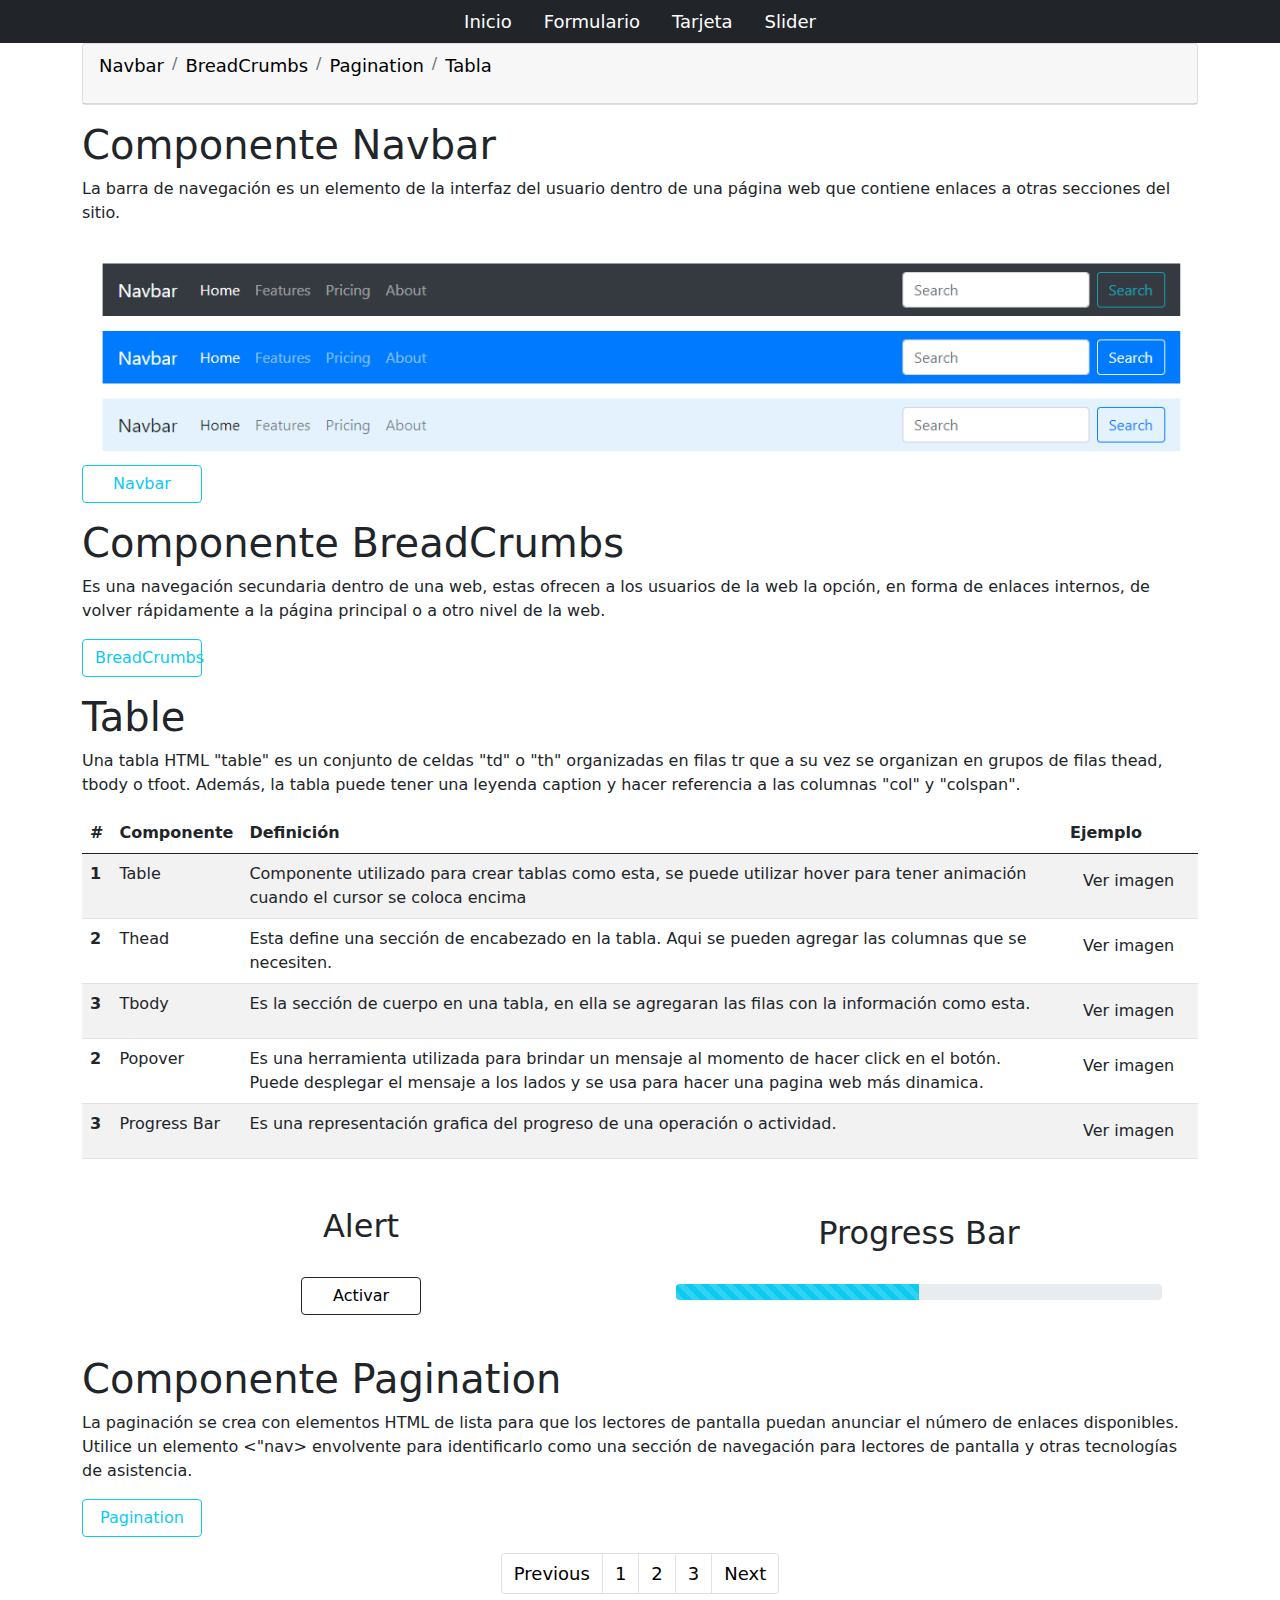
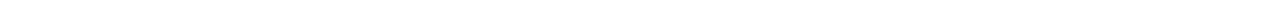
<file: index.html>
<!DOCTYPE html>
<html lang="en">
<head>
    <meta charset="UTF-8">
    <meta http-equiv="X-UA-Compatible" content="IE=edge">
    <meta name="viewport" content="width=device-width, initial-scale=1.0">
    <!--CSS Links-->
    <link rel="stylesheet" href="./css/bootstrap.min.css">
    <link rel="stylesheet" href="./css/styleind.css">


    <title>Laboratorio 1</title>
</head>
<body>
    <!--Header-->
    <header>
        <!--Navbar
        <nav class="navbar navbar-expand-lg">
            <div class="container">
              <a class="navbar-brand" href="#">Laboratorio</a>
              <button class="navbar-toggler" type="button" data-bs-toggle="collapse" data-bs-target="#navbarNav" aria-controls="navbarNav" aria-expanded="false" aria-label="Toggle navigation">
                <span class="navbar-toggler-icon"></span>
              </button>
              <div class="collapse navbar-collapse" id="navbarNav">
                <ul class="navbar-nav justify-content-center">
                  
                  <li class="nav-item">
                       Button trigger modal Navbar 
                    <button type="button"  class="btn btn-group" data-bs-toggle="modal" data-bs-target="#exampleModal"> Navbar</button>
                  </li>
                  <li class="nav-item">
                       Button trigger modal BreadCrumbs 
                    <button type="button" class="btn btn-group" data-bs-toggle="modal" data-bs-target="#exampleModal2">BreadCrumbs</button>
                  </li>
                  <li class="nav-item">
                    <button type="button" class="btn btn-group" data-bs-toggle="modal" data-bs-target="#exampleModal3">Pagination</button>
                  </li>
                  <li class="nav-item">
                    <a href="./slide.html" id="enlace-next">Slider</a>
                  </li>
                </ul>
              </div>
            </div>
        </nav>-->


    <!--Navbar-->
    <ul class="nav justify-content-center bg-dark">
      <li class="nav-item">
        <a class="nav-link active" aria-current="page" href="./index.html">Inicio</a>
      </li>
      <li class="nav-item">
        <a class="nav-link" href="./formulario.html">Formulario</a>
      </li>
      <li class="nav-item">
        <a class="nav-link" href="./tarjeta.html">Tarjeta</a>
      </li>
      <li class="nav-item">
          <a class="nav-link" href="./slide.html">Slider</a>
      </li>
      <li class="nav-item">

      </li>
    </ul>

    </header>
    
    <!-- Modal Navbar -->
    <div class="modal fade" id="exampleModal" tabindex="-1" aria-labelledby="exampleModalLabel" aria-hidden="true">
        <div class="modal-dialog">
        <div class="modal-content">
            <div class="modal-header">
            <h5 class="modal-title" id="exampleModalLabel"> ¿Que es Navbar?</h5>
            <button type="button" class="btn-close" data-bs-dismiss="modal" aria-label="Close"></button>
            </div>
            <div class="modal-body">
            Un navbar es una sección de navegación que nos permite movilizarnos a traves de la pagina web o ir a paginas web anexadas a la principal. 
            </div>
            <div class="modal-footer">
            <button type="button" class="btn btn-secondary" data-bs-dismiss="modal">Cerrar</button>
            </div>
        </div>
        </div>
    </div>
    <!-- Modal BreadCrumbs -->
    <div class="modal fade" id="exampleModal2" tabindex="-1" aria-labelledby="exampleModalLabel2" aria-hidden="true">
        <div class="modal-dialog">
        <div class="modal-content">
            <div class="modal-header">
            <h5 class="modal-title" id="exampleModalLabel2">¿Que es BreadCrumbs? </h5>
            <button type="button" class="btn-close" data-bs-dismiss="modal" aria-label="Close"></button>
            </div>
            <div class="modal-body">
           Un breadcrumbs es utilizado como un navegador secundario dentro de la pagina. Tambien nos puede indicar en que menu nos encontramos actualmente. 
           <!--Colocar imagen-->
              <img src="./img/breadcrumbs.png" class="img-fluid" alt="Responsive image">
            </div>
            <div class="modal-footer">
            <button type="button" class="btn btn-secondary" data-bs-dismiss="modal">Cerrar</button>
            </div>
        </div>
        </div>
    </div>

    <!-- Modal Pagination -->
    <div class="modal fade" id="exampleModal3" tabindex="-1" aria-labelledby="exampleModalLabel3" aria-hidden="true">
        <div class="modal-dialog">
        <div class="modal-content">
            <div class="modal-header">
            <h5 class="modal-title" id="exampleModalLabel3">¿Que es Pagination? </h5>
            <button type="button" class="btn-close" data-bs-dismiss="modal" aria-label="Close"></button>
            </div>
            <div class="modal-body">
                El componente Pagination es muy utilizando en la busqueda de resultados y nos permite desplazarnos a paginas siguientes.  
            </div>
            <div class="modal-footer">
            <button type="button" class="btn btn-secondary" data-bs-dismiss="modal">Cerrar</button>
            </div>
        </div>
        </div>
    </div>
    <!--Alert Alerta-->
        <!--Pendiente -->
    <!--Div para espacio-->
    <div class="container">

      <div class="card">
        <div class="card-header">
          <!-----BreadCrumbs--------->
          <nav aria-label="breadcrumb">
            <ol class="breadcrumb">
              
              <li class="breadcrumb-item"><a href="#Navbar">Navbar</a></li>
              <li class="breadcrumb-item"><a href="#BreadCrumbs">BreadCrumbs</a></li>
              <li class="breadcrumb-item"><a href="#pagination">Pagination</a></li>
              <li class="breadcrumb-item"><a href="#tabla">Tabla</a></li>
            </ol>
          </nav>
        </div>

      </div>
    </div>
    <div class="container" id="Navbar">
      <h1>Componente Navbar</h1>
      <p>La barra de navegación es un elemento de la interfaz del usuario dentro de una página web que contiene enlaces a otras secciones del sitio.</p>
      <img src="./img/navbarcolor.png" class="img-fluid" alt="Responsive image">
      <button type="button"  class="btn btn-outline-info" data-bs-toggle="modal" data-bs-target="#exampleModal"> Navbar</button>
    </div>

    <div class="container" id="BreadCrumbs">
      <h1>Componente BreadCrumbs</h1>
      <p>Es una navegación secundaria dentro de una web, estas ofrecen a los usuarios de la web la opción, en forma de enlaces internos, de volver rápidamente a la página principal o a otro nivel de la web.</p>
      <button type="button" class="btn btn-outline-info" data-bs-toggle="modal" data-bs-target="#exampleModal2">BreadCrumbs</button>
    </div>
    <div class="container">
      <div class="row">
        <div class="col" id="tabla">
          <!--Tabla-->
          <h1>Table</h1>
      
          <p> Una tabla HTML "table" es un conjunto de celdas "td" o "th" organizadas en filas tr que a su vez se organizan en grupos de filas thead, tbody o tfoot. Además, la tabla puede tener una leyenda caption y hacer referencia a las columnas "col" y "colspan".</p>
          <table class="table table-striped table-hover">
            <thead>
              <tr>
                <th scope="col">#</th>
                <th scope="col">Componente</th>
                <th scope="col">Definición</th>
                <th>Ejemplo</th>
              </tr>
            </thead>
            <tbody>
              <tr>
                <th scope="row">1</th>
                <td>Table</td>
                <td>Componente utilizado para crear tablas como esta, se puede utilizar hover para tener animación cuando el cursor se coloca encima</td>
                <td><button type="button" class="btn btn-group" data-bs-toggle="modal" data-bs-target="#exampleModal4">Ver imagen</button> </td>
              </tr>
              <tr>
                <th scope="row">2</th>
                <td>Thead</td>
                <td>Esta define una sección de encabezado en la tabla. Aqui se pueden agregar las columnas que se necesiten.</td>
                <td><button type="button" class="btn btn-group" data-bs-toggle="modal" data-bs-target="#exampleModal5">Ver imagen</button> </td>
              </tr>
              <tr>
                <th scope="row">3</th>
                <td >Tbody</td>
                <td>Es la sección de cuerpo en una tabla, en ella se agregaran las filas con la información como esta. </td>
                <td><button type="button" class="btn btn-group" data-bs-toggle="modal" data-bs-target="#exampleModal6">Ver imagen</button> </td>
              <tr>
                <th scope="row">2</th>
                <td>Popover</td>
                <td>Es una herramienta utilizada para brindar un mensaje al momento de hacer click en el botón. Puede desplegar el mensaje a los lados y se usa para hacer una pagina web más dinamica.</td>
                <td><button type="button" class="btn btn-group" data-bs-toggle="modal" data-bs-target="#exampleModal7">Ver imagen</button> </td>
              </tr>
              <tr>
                <th scope="row">3</th>
                <td >Progress Bar</td>
                <td> Es una representación grafica del progreso de una operación o actividad.</td>
                <td><button type="button" class="btn btn-group" data-bs-toggle="modal" data-bs-target="#exampleModal8">Ver imagen</button> </td>
              </tr>
            </tbody>
          </table>
    </div>

        <!--Modals de la tabla-->

        <!--Modal de Table-->
        <div class="modal fade" id="exampleModal4" tabindex="-1" aria-labelledby="exampleModalLabel4" aria-hidden="true">
          <div class="modal-dialog">
          <div class="modal-content">
              <div class="modal-header">
              <h5 class="modal-title" id="exampleModalLabel4"> Table  </h5>
              <button type="button" class="btn-close" data-bs-dismiss="modal" aria-label="Close"></button>
              </div>
              <div class="modal-body">
                  <img src="./img/table.png" alt="Table" width="100%">
              </div>
              <div class="modal-footer">
              <button type="button" class="btn btn-secondary" data-bs-dismiss="modal">Cerrar</button>
              <button type="button" class="btn btn-primary">Entendido</button>
              </div>
          </div>
          </div>
        </div>
        <!--Modal de Thead-->
        <div class="modal fade" id="exampleModal5" tabindex="-1" aria-labelledby="exampleModalLabel5" aria-hidden="true">
          <div class="modal-dialog">
          <div class="modal-content">
              <div class="modal-header">
              <h5 class="modal-title" id="exampleModalLabel5"> Thead  </h5>
              <button type="button" class="btn-close" data-bs-dismiss="modal" aria-label="Close"></button>
              </div>
              <div class="modal-body">
                  <img src="./img/thead.png" alt="Thead" width="100%">
              </div>
              <div class="modal-footer">
              <button type="button" class="btn btn-secondary" data-bs-dismiss="modal">Cerrar</button>
              <button type="button" class="btn btn-primary">Entendido</button>
              </div>
          </div>
          </div>
        </div>
        <!--Modal de Tbody-->
        <div class="modal fade" id="exampleModal6" tabindex="-1" aria-labelledby="exampleModalLabel6" aria-hidden="true">
          <div class="modal-dialog">
          <div class="modal-content">
              <div class="modal-header">
              <h5 class="modal-title" id="exampleModalLabel6"> Tbody  </h5>
              <button type="button" class="btn-close" data-bs-dismiss="modal" aria-label="Close"></button>
              </div>
              <div class="modal-body">
                  <img src="./img/tbody.png" alt="tbody" width="100%">
              </div>
              <div class="modal-footer">
              <button type="button" class="btn btn-secondary" data-bs-dismiss="modal">Cerrar</button>
              <button type="button" class="btn btn-primary">Entendido</button>
              </div>
          </div>
          </div>
        </div>


        <!--Modal Popover-->
        <div class="modal fade" id="exampleModal7" tabindex="-1" aria-labelledby="exampleModalLabel7" aria-hidden="true">
          <div class="modal-dialog">
          <div class="modal-content">
              <div class="modal-header">
              <h5 class="modal-title" id="exampleModalLabel7"> Popover  </h5>
              <button type="button" class="btn-close" data-bs-dismiss="modal" aria-label="Close"></button>
              </div>
              <div class="modal-body">
                  <img src="./img/popover.png" width="100%" class="img-fluid" alt="Responsive image" >
              </div>
              <div class="modal-footer">
              <button type="button" class="btn btn-secondary" data-bs-dismiss="modal">Cerrar</button>
              <button type="button" class="btn btn-primary">Entendido</button>
              </div>
          </div>
          </div>
        </div>
        <!--Modal de Progress Bar-->
        <div class="modal fade" id="exampleModal8" tabindex="-1" aria-labelledby="exampleModalLabel8" aria-hidden="true">
          <div class="modal-dialog">
          <div class="modal-content">
              <div class="modal-header">
              <h5 class="modal-title" id="exampleModalLabel8"> Progress Bar  </h5>
              <button type="button" class="btn-close" data-bs-dismiss="modal" aria-label="Close"></button>
              </div>
              <div class="modal-body">
                  <img src="./img/progress.png" width="100%" class="img-fluid" alt="Responsive image" >
              </div>
              <div class="modal-footer">
              <button type="button" class="btn btn-secondary" data-bs-dismiss="modal">Cerrar</button>
              <button type="button" class="btn btn-primary">Entendido</button>
              </div>
          </div>
          </div>
        </div>
        </div>
        <div class="container">
          <div class="row" id="f3">
            <div class="col col-6" >
              <!--Alerta-->
              <h2>Alert</h2>
              <a class="btn btn-outline-dark mb-2" aria-current="true" id="activar-alerta">Activar</a>
              <div id="alert-prueba" class="alert alert-success alert-dismissible fade show visually-hidden" role="alert">
                  Esto es una alerta.
                  <!--Boton para crear alerta-->
                  <button type="button" class="btn-close" data-bs-dismiss="alert" aria-label="Close"></button>
              </div>

            </div>
            <div class="col col-6">
              <h2>Progress Bar</h2>
              <!-- Progress Bar-->
            <div class="container" id="progress-bar">
              <div class="progress">
                <div class="progress-bar progress-bar-striped bg-info" role="progressbar" style="width: 50%" aria-valuenow="50" aria-valuemin="0" aria-valuemax="100"></div>
              </div>
            </div>
            </div>
          </div>
        </div>



        <!--Alert-->

      
    </div>
    <div class="container" id="pagination">
      <h1>Componente Pagination</h1>
      
      <p> La paginación se crea con elementos HTML de lista para que los lectores de pantalla puedan anunciar el número de enlaces disponibles. Utilice un elemento <"nav> envolvente para identificarlo como una sección de navegación para lectores de pantalla y otras tecnologías de asistencia.</p>

          <button type="button" class="btn btn-outline-info" data-bs-toggle="modal" data-bs-target="#exampleModal3">Pagination</button>

          <nav aria-label="Page navigation example">
            <ul class="pagination">
              <li class="page-item"><a class="page-link" href="#">Previous</a></li>
              <li class="page-item"><a class="page-link" href="#">1</a></li>
              <li class="page-item"><a class="page-link" href="#">2</a></li>
              <li class="page-item"><a class="page-link" href="#">3</a></li>
              <li class="page-item"><a class="page-link" href="#">Next</a></li>
            </ul>
          </nav>
        

    </div>


    <!-- Importando Scripts-->
<script src="./js/jquery-3.6.0.min.js"></script>
<script src="./js/bootstrap.min.js"></script>
<script src="./js/app.js"></script>
<script src="./js/popper.min.js"></script>
</body>
</html>
</file>
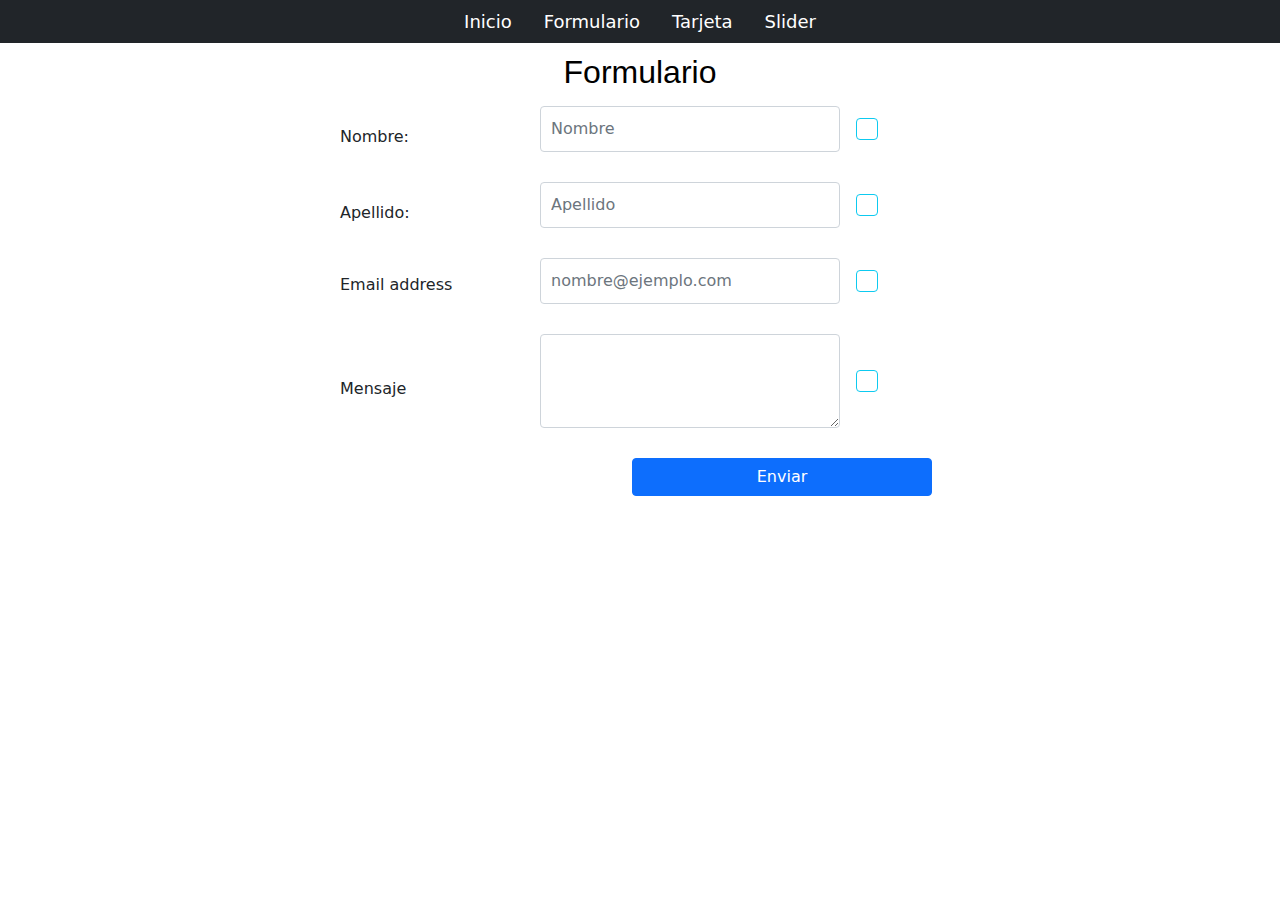
<file: formulario.html>
<!DOCTYPE html>
<html lang="en">
<head>
    <meta charset="UTF-8">
    <meta http-equiv="X-UA-Compatible" content="IE=edge">
    <meta name="viewport" content="width=device-width, initial-scale=1.0">
    <link rel="stylesheet" href="./css/bootstrap.min.css">
    <link rel="stylesheet" href="./css/styleformulario.css">
    <title>Formulario</title>
</head>
<body>
    <!--Header-->
    <!--Navbar-->
    <ul class="nav justify-content-center bg-dark">
        <li class="nav-item">
          <a class="nav-link active" aria-current="page" href="./index.html">Inicio</a>
        </li>
        <li class="nav-item">
          <a class="nav-link" href="./formulario.html">Formulario</a>
        </li>
        <li class="nav-item">
          <a class="nav-link" href="./tarjeta.html">Tarjeta</a>
        </li>
        <li class="nav-item text-end">
            <a class="nav-link" href="./slide.html">Slider</a>
          </li>
    </ul>

    <!--Formulario-->
        <div id="contenido">
            <h2>Formulario</h2>
            <div class="left"></div>
            <div class="right"></div>
            
            <div class="formulario">
                <!--Form Nombre-->
                <div class="input-field">
                    <label>Nombre: </label>
                    <input type="text" class="form-control" id="txtNombre" required
                    placeholder="Nombre">
                    <button type="button"  class="btn btn-outline-info" data-bs-toggle="modal" data-bs-target="#exampleModal" id="btn1"></button>
                </div>
                <div class="input-field">
                    <label>Apellido: </label>
                    <input type="text" class="form-control" id="txtNombre" required
                    placeholder="Apellido">
                    <button type="button"  class="btn btn-outline-info" data-bs-toggle="modal" data-bs-target="#exampleModal2" id="btn1"></button>
                </div>
                <div class="input-field">
                    <label for="exampleFormControlInput1" class="form-label">Email address</label>
                    <input type="email" class="form-control" id="exampleFormControlInput1" placeholder="nombre@ejemplo.com" required>
                    <button type="button"  class="btn btn-outline-info" data-bs-toggle="modal" data-bs-target="#exampleModal3" id="btn1"></button>
                </div>

                <div class="input-field">
                    <label>Mensaje </label>
                    <textarea class="form-control" id="exampleFormControlTextarea1" rows="3"></textarea>
                    <button type="button"  class="btn btn-outline-info" data-bs-toggle="modal" data-bs-target="#exampleModal4" id="btn1"></button>
                </div>


                <!--<div class="input-field">
                    <input type="submit" value="Enviar" onclick="ClearFields()">
                </div>-->

            </div>
            <div class="container">
                <a class="btn btn-primary mb-2" aria-current="true" id="activar-alerta">Enviar</a>
                <div id="alert-prueba" class="alert alert-success alert-dismissible fade show visually-hidden" role="alert">
                    Te has registrado <strong>correctamente</strong>
                    <!--Boton para crear alerta-->
                    <button type="button" class="btn-close" data-bs-dismiss="alert" aria-label="Close"></button>
                </div>
            </div>
        </div>

    <!--Modals-->

    <!--Modal Nombre / Formulario-->
    <div class="modal fade" id="exampleModal" tabindex="-1" aria-labelledby="exampleModalLabel" aria-hidden="true">
        <div class="modal-dialog">
        <div class="modal-content">
            <div class="modal-header">
            <h5 class="modal-title" id="exampleModalLabel"> ¿Que es Formulario?</h5>
            <button type="button" class="btn-close" data-bs-dismiss="modal" aria-label="Close"></button>
            </div>
            <div class="modal-body">
                Un formulario web, formulario web o formulario HTML en una página web permite al usuario ingresar datos que se envían a un servidor para su procesamiento. Los formularios pueden parecerse a formularios impresos o de base de datos porque los usuarios de la web los completan utilizando casillas de verificación, botones de opción o campos de texto.
            </div>
            <div class="modal-footer">
            <button type="button" class="btn btn-secondary" data-bs-dismiss="modal">Cerrar</button>
            </div>
        </div>
        </div>
    </div>

    <!--Modal Apellido / Input Field -->
    <div class="modal fade" id="exampleModal2" tabindex="-1" aria-labelledby="exampleModalLabel" aria-hidden="true">
        <div class="modal-dialog">
        <div class="modal-content">
            <div class="modal-header">
            <h5 class="modal-title" id="exampleModalLabel"> ¿Que es Input-Field?</h5>
            <button type="button" class="btn-close" data-bs-dismiss="modal" aria-label="Close"></button>
            </div>
            <div class="modal-body">
            Se usa para crear controles interactivos para formularios basados en la web con el fin de recibir datos del usuario.
            </div>
            <div class="modal-footer">
            <button type="button" class="btn btn-secondary" data-bs-dismiss="modal">Cerrar</button>
            </div>
        </div>
        </div>
    </div>
    <!--Modal correo / Type -->
    <div class="modal fade" id="exampleModal3" tabindex="-1" aria-labelledby="exampleModalLabel" aria-hidden="true">
        <div class="modal-dialog">
        <div class="modal-content">
            <div class="modal-header">
            <h5 class="modal-title" id="exampleModalLabel"> ¿Que es Type?</h5>
            <button type="button" class="btn-close" data-bs-dismiss="modal" aria-label="Close"></button>
            </div>
            <div class="modal-body">
            Elemento capaz de proveer diferentes campos, el valor deacuero al atributo type. Puede ser Type = "Text", Type ="email", type="Password", etc. 
            </div>
            <div class="modal-footer">
            <button type="button" class="btn btn-secondary" data-bs-dismiss="modal">Cerrar</button>
            </div>
        </div>
        </div>
    </div>
    <!--Modal Mensaje / --->
    <div class="modal fade" id="exampleModal4" tabindex="-1" aria-labelledby="exampleModalLabel" aria-hidden="true">
        <div class="modal-dialog">
        <div class="modal-content">
            <div class="modal-header">
            <h5 class="modal-title" id="exampleModalLabel"> ¿Que es Text-Area?</h5>
            <button type="button" class="btn-close" data-bs-dismiss="modal" aria-label="Close"></button>
            </div>
            <div class="modal-body">
                El elemento HTML "textarea" representa un control para la edición mutilínea de texto sin formato.
            </div>
            <div class="modal-footer">
            <button type="button" class="btn btn-secondary" data-bs-dismiss="modal">Cerrar</button>
            </div>
        </div>
        </div>
    </div>



    


        
<script src="./js/popper.min.js"></script>
<script src="./js/bootstrap.min.js"></script>
<script src="./js/jquery-3.6.0.min.js"></script>
<script src="./js/app.js"></script>
</body>
</html>
</file>
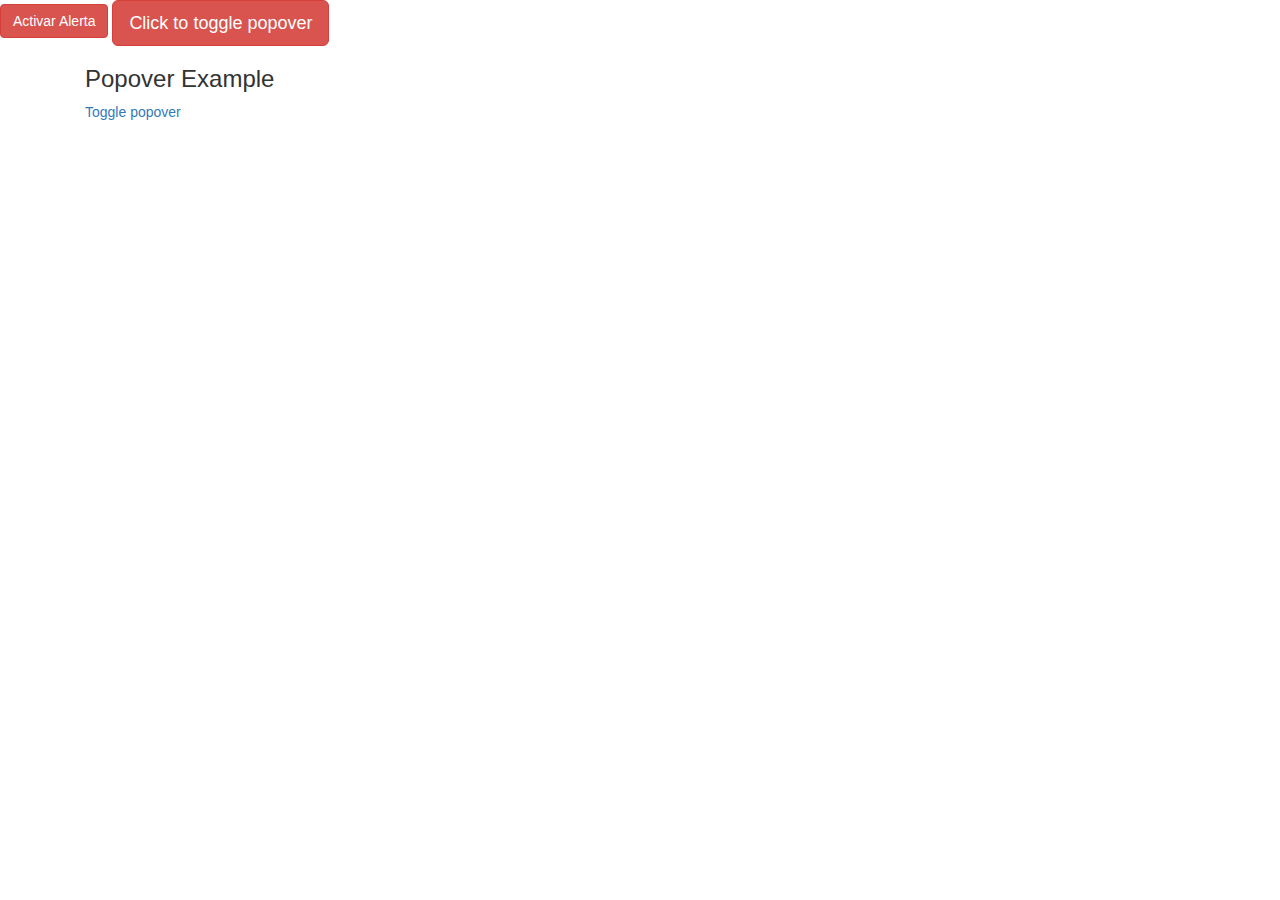
<file: pruebaindex.html>
<!DOCTYPE html>
<html lang="en">
<head>
    <meta charset="UTF-8">
    <meta http-equiv="X-UA-Compatible" content="IE=edge">
    <meta name="viewport" content="width=device-width, initial-scale=1.0">
    <link rel="stylesheet" href="css/prueba.css">

    <link rel="stylesheet" href="./css/bootstrap.min.css">
    <link rel="stylesheet" href="https://maxcdn.bootstrapcdn.com/bootstrap/3.4.1/css/bootstrap.min.css">
    <script src="https://ajax.googleapis.com/ajax/libs/jquery/3.5.1/jquery.min.js"></script>
    <script src="https://maxcdn.bootstrapcdn.com/bootstrap/3.4.1/js/bootstrap.min.js"></script>

  

    <title>Inicio</title>
</head>
<body>
   <a class="btn btn-danger mb-2" aria-current="true" id="activar-alerta">Activar Alerta</a>
    <div id="alert-prueba" class="alert alert-danger alert-dismissible fade show visually-hidden" role="alert">
        <strong>Increible!!</strong> Te has registrado correctamente
        <!--Boton para crear alerta-->
        <button type="button" class="btn-close" data-bs-dismiss="alert" aria-label="Close"></button>
    </div>

    <button type="button" class="btn btn-lg btn-danger" data-toggle="popover" title="Popover title" data-content="And here's some amazing content. It's very engaging. Right?">Click to toggle popover</button>

    <div class="container">
        <h3>Popover Example</h3>
        <a href="#" data-toggle="popover" title="Popover Header" data-content="Some content inside the popover">Toggle popover</a>
    </div>
<!--Estos no para pop over--
<script src="./js/bootstrap.min.js"></script>
<script src="./js/jquery-3.6.0.min.js"></script>
!---->
<script src="./js/popper.min.js"></script>
<script src="./js/app.js"></script>
</body>
</html>
</file>
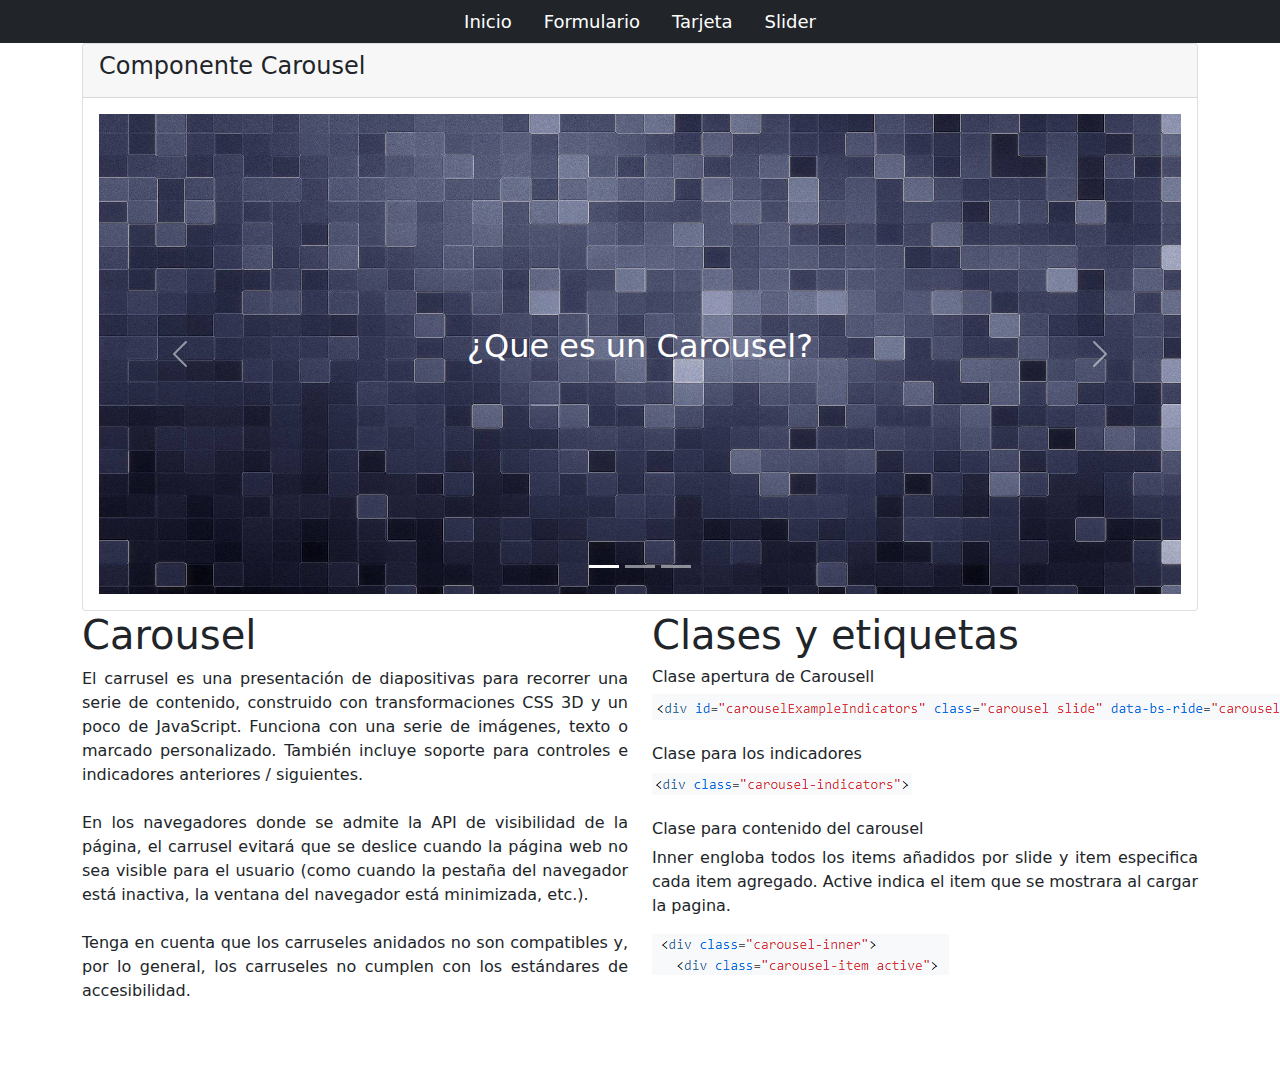
<file: slide.html>
<!DOCTYPE html>
<html lang="en">
<head>
    <meta charset="UTF-8">
    <meta http-equiv="X-UA-Compatible" content="IE=edge">
    <meta name="viewport" content="width=device-width, initial-scale=1.0">
    <link rel="stylesheet" href="./css/bootstrap.min.css">
    <link rel="stylesheet" href="./css/styleslide.css">

    <title>Pagina 2</title>
</head>
<body>
    <!--Navbar-->
    <ul class="nav justify-content-center bg-dark">
        <li class="nav-item">
          <a class="nav-link active" aria-current="page" href="./index.html">Inicio</a>
        </li>
        <li class="nav-item">
          <a class="nav-link" href="./formulario.html">Formulario</a>
        </li>
        <li class="nav-item">
          <a class="nav-link" href="./tarjeta.html">Tarjeta</a>
        </li>
        <li class="nav-item text-end">
            <a class="nav-link" href="./slide.html">Slider</a>
          </li>
    </ul>
    <!--Carousell-->
    <div class="container">
      <div class="card">
        <div class="card-header">
          <h4>Componente Carousel </h4>
        </div>
          <div class="card-body">
            <div id="carouselExampleIndicators" class="carousel slide" data-bs-ride="carousel">
                <div class="carousel-indicators">
                  <button type="button" data-bs-target="#carouselExampleIndicators" data-bs-slide-to="0" class="active" aria-current="true" aria-label="Slide 1"></button>
                  <button type="button" data-bs-target="#carouselExampleIndicators" data-bs-slide-to="1" aria-label="Slide 2"></button>
                  <button type="button" data-bs-target="#carouselExampleIndicators" data-bs-slide-to="2" aria-label="Slide 3"></button>
                </div>
                <div class="carousel-inner">
                  <div class="carousel-item active">
                    <img src="./img/w1.jpg" class="d-block w-100 h-100" alt="...">
                    <div class="carousel-caption">
                        <button type="button" class="btn btn-group" data-bs-toggle="modal" data-bs-target="#exampleModal1"><p id="carouselp">¿Que es un Carousel?</p></button>
                    </div>
                  </div>
                  <div class="carousel-item">
                    <img src="./img/w2.jpg" class="d-block w-100 h-100" alt="...">
                    <div class="carousel-caption">
                        <button type="button" class="btn btn-group" data-bs-toggle="modal" data-bs-target="#exampleModal2"><p id="carouselp" >¿Que es Carousel - Item?</p></button>
                    </div>
                  </div>
                  <div class="carousel-item">
                    <img src="./img/w3.jpg" class="d-block w-100 h-100" alt="...">
                    <div class="carousel-caption">
                        <button type="button" class="btn btn-group" data-bs-toggle="modal" data-bs-target="#exampleModal3"><p id="carouselp">¿Que es un Carousel - Caption?</p></button>
                    </div>
                  </div>
                </div>
                <button class="carousel-control-prev" type="button" data-bs-target="#carouselExampleIndicators" data-bs-slide="prev">
                  <span class="carousel-control-prev-icon" aria-hidden="true"></span>
                  <span class="visually-hidden">Previous</span>
                </button>
                <button class="carousel-control-next" type="button" data-bs-target="#carouselExampleIndicators" data-bs-slide="next">
                  <span class="carousel-control-next-icon" aria-hidden="true"></span>
                  <span class="visually-hidden">Next</span>
                </button>
            </div>
          </div>
      </div>
    </div>


      <!--Modal Imagen 1-->
      <div class="modal fade" id="exampleModal1" tabindex="-1" aria-labelledby="exampleModalLabel1" aria-hidden="true">
        <div class="modal-dialog">
        <div class="modal-content">
            <div class="modal-header">
            <h5 class="modal-title" id="exampleModalLabel1">¿Que es el Carousel? </h5>
            <button type="button" class="btn-close" data-bs-dismiss="modal" aria-label="Close"></button>
            </div>
            <div class="modal-body">
                Es un componente de presentación de dispositvas que pueden incluir texto e imagen y va recorriendo cada elemento dentro de el. 
           <!--Colocar imagen-->
            </div>
            <div class="modal-footer">
            <button type="button" class="btn btn-secondary" data-bs-dismiss="modal">Cerrar</button>
            <button type="button" class="btn btn-primary">Entendido</button>
            </div>
        </div>
        </div>
      </div>
    <!--Modal Imagen 2-->
    <div class="modal fade" id="exampleModal2" tabindex="-1" aria-labelledby="exampleModalLabel2" aria-hidden="true">
        <div class="modal-dialog">
        <div class="modal-content">
            <div class="modal-header">
            <h5 class="modal-title" id="exampleModalLabel2">¿Que es Carousel - Item?</h5>
            <button type="button" class="btn-close" data-bs-dismiss="modal" aria-label="Close"></button>
            </div>
            <div class="modal-body">
                Son los elementos que esta recorriendo el Carousel o Slider, pueden contener imagenes y texto. 
           <!--Colocar imagen-->
            </div>
            <div class="modal-footer">
            <button type="button" class="btn btn-secondary" data-bs-dismiss="modal">Cerrar</button>
            <button type="button" class="btn btn-primary">Entendido</button>
            </div>
        </div>
        </div>
    </div>
    <!--Modal Imagen 3-->
    <div class="modal fade" id="exampleModal3" tabindex="-1" aria-labelledby="exampleModalLabel3" aria-hidden="true">
        <div class="modal-dialog">
        <div class="modal-content">
            <div class="modal-header">
            <h5 class="modal-title" id="exampleModalLabel3">¿Que es un Carousel - Caption?</h5>
            <button type="button" class="btn-close" data-bs-dismiss="modal" aria-label="Close"></button>
            </div>
            <div class="modal-body">
               Es la sección donde se coloca una descripción breve del tema. Puede incluir titulos o parrafo. 
           <!--Colocar imagen-->
            </div>
            <div class="modal-footer">
            <button type="button" class="btn btn-secondary" data-bs-dismiss="modal">Cerrar</button>
            <button type="button" class="btn btn-primary">Entendido</button>
            </div>
        </div>
        </div>
    </div>

    <!--Segundo Container con img y descripción-->
    <div class="container">
      <div class="row">
        <div class="col col-6">
          <h1>Carousel</h1>
          <p>El carrusel es una presentación de diapositivas para recorrer una serie de contenido, construido con transformaciones CSS 3D y un poco de JavaScript. Funciona con una serie de imágenes, texto o marcado personalizado. También incluye soporte para controles e indicadores anteriores / siguientes.<br>
            <br>

            En los navegadores donde se admite la API de visibilidad de la página, el carrusel evitará que se deslice cuando la página web no sea visible para el usuario (como cuando la pestaña del navegador está inactiva, la ventana del navegador está minimizada, etc.).<br>
            <br>
            
            Tenga en cuenta que los carruseles anidados no son compatibles y, por lo general, los carruseles no cumplen con los estándares de accesibilidad.<br>
            <br>
           </p>
        </div>
        <div class="col col-6">
         <h1>Clases y etiquetas</h1> 
         <h6>Clase apertura de Carousell </h6>
         <img src="./img/carousell.png" alt="">
         <br>
         <br>
         <h6>Clase para los indicadores </h6>
         <img src="./img/indicators.png" alt="">
         <br>
         <br>
         <h6>Clase para contenido del carousel </h6>
         
         <p>Inner engloba todos los items añadidos por slide y item especifica cada item agregado. Active indica el item que se mostrara al cargar la pagina. </p>
         <img src="./img/inner.png" alt="">

         
        </div>

      </div>
    </div>
    <footer>

    </footer>
    
</body>
<script src="./js/popper.min.js"></script>
<script src="./js/bootstrap.min.js"></script>
<script src="./js/jquery-3.6.0.min.js"></script>

</html>
</file>
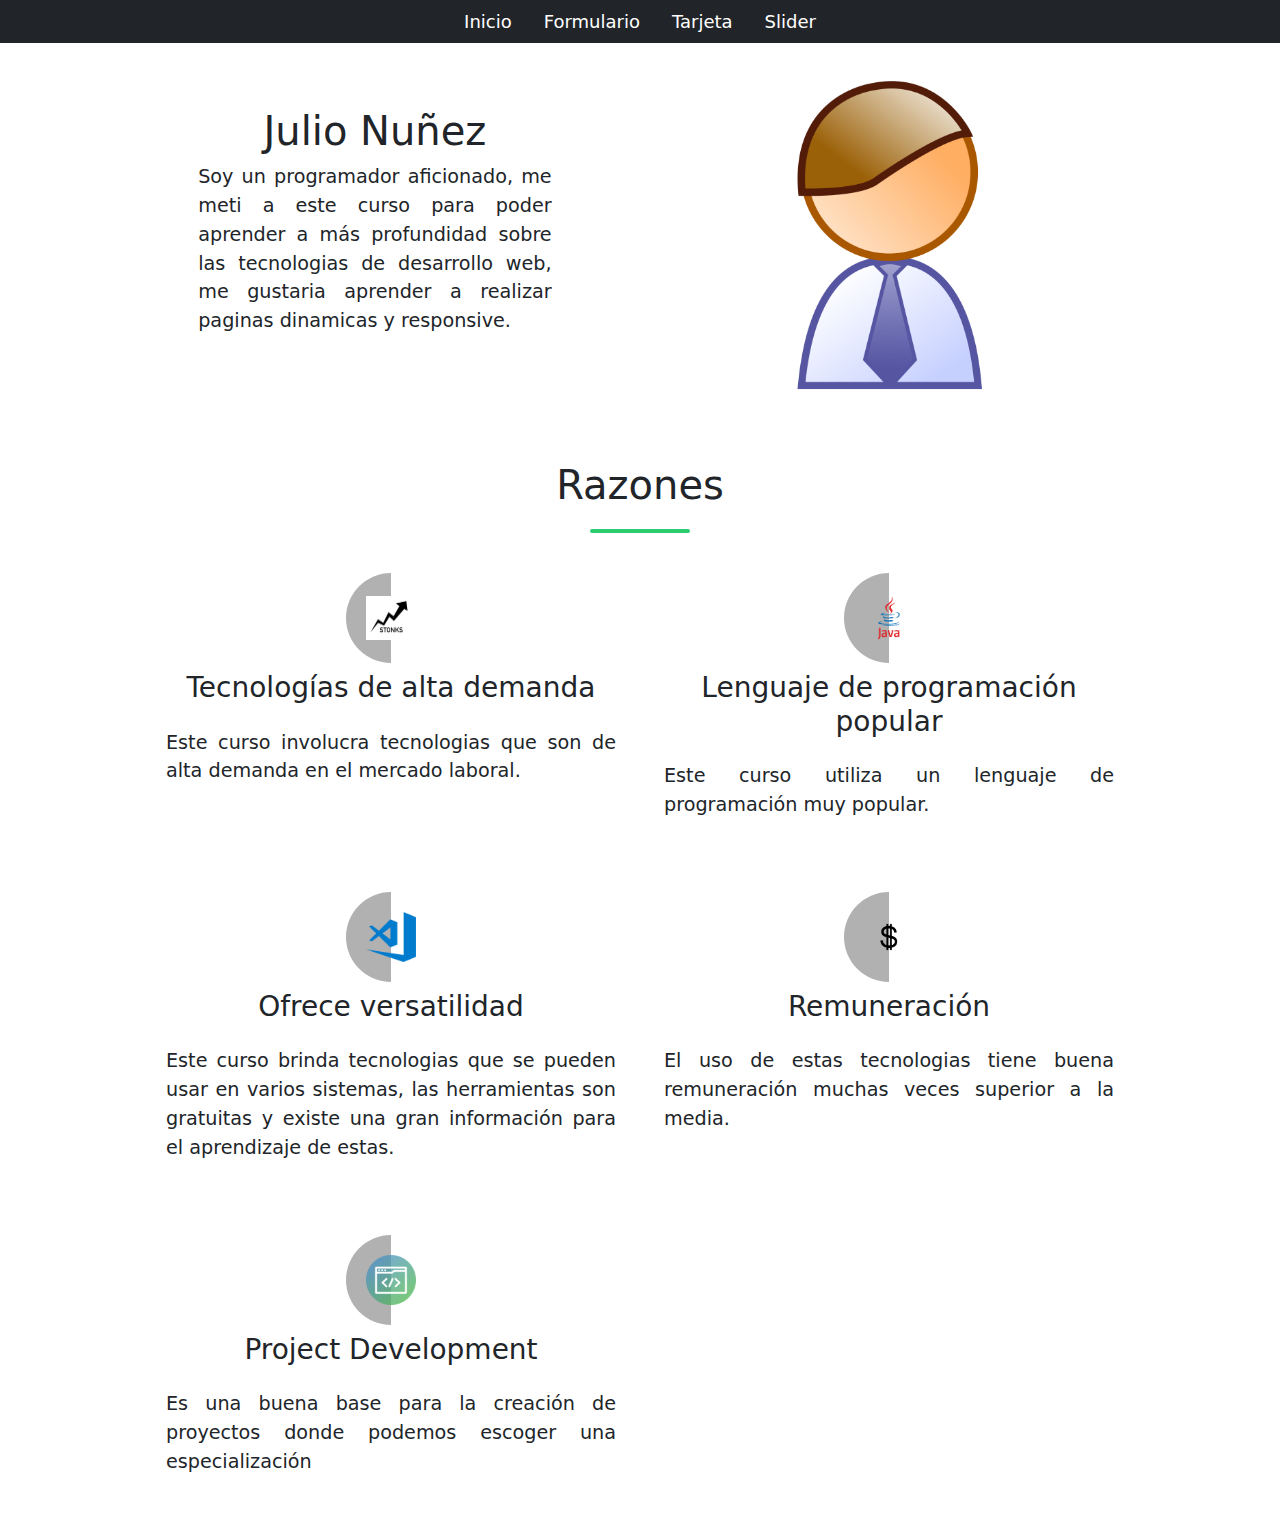
<file: tarjeta.html>
<!DOCTYPE html>
<html lang="en">
<head>
    <meta charset="UTF-8">
    <meta http-equiv="X-UA-Compatible" content="IE=edge">
    <meta name="viewport" content="width=device-width, initial-scale=1.0">
    <link rel="stylesheet" href="./css/bootstrap.min.css">
    <link rel="stylesheet" href="./css/styletarjeta.css">
    <title>Tarjeta</title>
</head>
<body>
    <!--Header-->
    <!--Navbar-->
    <ul class="nav justify-content-center bg-dark">
        <li class="nav-item">
          <a class="nav-link active" aria-current="page" href="./index.html">Inicio</a>
        </li>
        <li class="nav-item">
          <a class="nav-link" href="./formulario.html">Formulario</a>
        </li>
        <li class="nav-item">
          <a class="nav-link" href="./tarjeta.html">Tarjeta</a>
        </li>
        <li class="nav-item text-end">
            <a class="nav-link" href="./slide.html">Slider</a>
        </li>
    </ul>
    <!--Introducción-->
    <div class="container">
        
                <div class="col col-lg-10" id="tarjeta-1">
                    <h1>Julio Nuñez</h1>
                    <p>Soy un programador aficionado, me meti a este curso para poder aprender a más profundidad sobre las tecnologias de desarrollo web, me gustaria aprender a realizar paginas dinamicas y responsive.</p>
                   
                </div>
                <div class="col col-lg-12">
                    <img src="./img/profil.png" alt="profil" width="350px" height="350px" >
                </div>
        
    </div>
    <!--Razones-->
    <div class="inner">
        <div class="header">
            <h1>Razones</h1>
        </div>
        <div class="container">
            <div class="skill-box">
                <div class="skill-title">
                    <div class="img">
                        <img src="./img/stonks.jpg" alt="" class="skill-icon">
                    </div>
                    <h3>Tecnologías de alta demanda</h3>
                </div>
                <p>Este curso involucra tecnologias que son de alta demanda en el mercado laboral. </p>
            </div>
            <div class="skill-box">
                <div class="skill-title">
                    <div class="img">
                        <img src="./img/java.png" alt="" class="skill-icon">
                    </div>
                    <h3> Lenguaje de programación popular</h3>
                </div>
                <p>Este curso utiliza un lenguaje de programación muy popular.</p>
            </div>
            <div class="skill-box">
                <div class="skill-title">
                    <div class="img">
                        <img src="./img/code.png" class="skill-icon">
                    </div>
                    <h3>Ofrece versatilidad</h3>
                </div>
                <p> Este curso brinda tecnologias que se pueden usar en varios sistemas, las herramientas son gratuitas y existe una gran información para el aprendizaje de estas.</p>
            </div>
            <div class="skill-box">
                <div class="skill-title">
                    <div class="img">
                        <img src="img/dollar.png" alt="" class="skill-icon">
                    </div>
                    <h3>Remuneración </h3>
                </div>
                <p> El uso de estas tecnologias tiene buena remuneración muchas veces superior a la media. </p>
            </div>
            <div class="skill-box">
                <div class="skill-title">
                    <div class="img">
                        <img src="img/cisco.png" alt="" class="skill-icon">
                    </div>
                    <h3>Project Development </h3>
                </div>
                <p> Es una buena base para la creación de proyectos donde podemos escoger una especialización </p>
            </div>
        </div>
    </div>

    <!--Script-->
    <script src="./js/popper.min.js"></script>
    <script src="./js/bootstrap.min.js"></script>
    <script src="./js/jquery-3.6.0.min.js"></script>
</body>
</html>
</file>
<file: css/styleind.css>
/*-------LINKS DE NAVBAR-----*/
.nav .nav-link{
    transform: none;
    text-decoration: none;
    font-size: 18px;
    color: white !important;
}

/*-----Enlace del antiguo navbar----*/
#enlace-next{
    color: black !important;
    background-color: transparent;
}

.container {
    padding-bottom: 1rem;
}


.pagination{
    margin: 1rem;
    justify-content: center;
}


#f3{
    align-items: center;
    justify-content: center;
    text-align: center;
}

h2{
    margin: 2rem;
}

a{
    transform: none;
    text-decoration: none;
    font-size: 18px;
    color: black!important;
}

#Navbar{
    display: grid ;
}

.btn{
    width: 120px;
}
</file>
<file: css/styleformulario.css>
a{
    transform: none;
    text-decoration: none;
    font-size: 18px;
    color: white !important;
}



.formulario .input-field{
    margin-bottom: 15px;
    margin-top: 15px;
    display: flex;
    align-items: center;
}
.formulario .input-field label{
    width: 200px;
}

input[type = "text"], select{
    margin-bottom: 15px;
    padding: 10px;
    width: 300px;
}
input[type = "email"], select{
    margin-bottom: 15px;
    padding: 10px;
    width: 300px;
}

textarea{
    margin-bottom: 15px;
    padding: 10px;
    width: 300px;
}
#exampleFormControlTextarea1{
    margin-bottom: 15px;
    padding: 10px;
    width: 300px;
}

input[type ="submit"], button{
    background: #7D0a42;
    color: white;
    padding: 15px;
    font-size: 15px;
    text-transform: uppercase;
    border: 1px solid black;
    cursor: pointer;
    border-radius: 45px;

}

.formulario{
    width: 100%;
    justify-content: center;
    margin: 0px auto;
    flex-direction: column;
    max-width: 600px;
    
}
#contenido h2{
    text-align: center;
    color: rgb(0, 0, 0);
    margin: 10px;
    font-family: Verdana, Geneva, Tahoma, sans-serif;
}

#contenido form{
    border: 3px solid blue;
    margin-top: 15px;
    margin-bottom: 15px;
    padding: 20px;

}
#contenido form *{
    display: inline-block;

}

.btn{
    margin: 0px 50px 0px 550px;
    width: 300px;
}

#btn1{
    margin-bottom: 15px;
    padding: 10px;
    margin-left: 1rem;
    width: 3px;
    background-color: white !important;

}

.modal-body{
    text-align: justify;
}

.alert{
    margin: 0px 50px 0px 550px;
    width: 300px;
}
</file>
<file: css/prueba.css>
*, *:before, *:after {
    box-sizing: border-box;
  }
  
  body {
    margin: 40px;
    font-family: 'Open Sans', 'sans-serif';
    background-color: #fff;
    color: #444;
  }
  
  h1, p {
    margin: 0 0 1em 0;
  }
  
  /* no grid support? */
  .sidebar {
    float: left;
    width: 19.1489%;
  }
  
  .content {
    float: right;
    width: 79.7872%;
  }
  
  /* make a grid */
  .wrapper {
    max-width: 940px;
    margin: 0 auto;
    display: grid;
    grid-template-columns: 1fr 3fr;
    grid-gap: 10px;
  }
  
  .wrapper > * {
    background-color: #444;
    color: #fff;
    border-radius: 5px;
    padding: 20px;
    font-size: 150%;
    /* needed for the floated layout*/
    margin-bottom: 10px;
  }
  
  .header, .footer {
    grid-column: 1 / -1;
    /* needed for the floated layout */
    clear: both;
  }
  
  
  /* We need to set the widths used on floated items back to auto, and remove the bottom margin as when we have grid we have gaps. */
  @supports (display: grid) {
    .wrapper > * {
      width: auto;
      margin: 0;
    }
  }
</file>
<file: css/styleslide.css>
a{
    transform: none;
    text-decoration: none;
    font-size: 18px;
    color: white !important;
}

.carousel-caption{
    top: 50%;
    transform: translateY(-50%);
    bottom: initial !important;

}

.carousel-item{
    height: 30rem;
    background-position: center;
    background-size: cover;
}

#carouselp{
    color: white;
    font-size: 32px;
}

p{
    text-align: justify;
}

footer{
    height: 2rem;
}
</file>
<file: css/styletarjeta.css>
a{
    transform: none;
    text-decoration: none;
    font-size: 18px;
    color: white !important;
}
p{
    text-align: justify;
}
.row{
    flex-wrap: nowrap;
}

#tarjeta-1{
    padding: 5%;
    margin: 5%;
}
#razones{
    align-items: center;
    text-align: center;
}
.inner{
    padding-top: 20px;
}

.header{
    text-align: center;
    padding: 1rem;
    position: relative;
}

.header:after{
    content: '';
    position: absolute;
    bottom: 0;
    left: 50%;
    transform:translateX(-50%);
    height: 4px;
    width: 100px;
    background-color: #2ecc71; 
    border-radius: 2px;
}

.container{
    display: grid;
    grid-template-columns: repeat(2, 1fr);
    justify-content: center;
    text-align: center;
    grid-gap: 1rem;
    padding: 1rem 80px;
    font-size: 1.2rem;
}

.skill-box{
    padding: 1rem;
    cursor: pointer;
}

.skill-box:hover > .skill-title::after, .skill-box:hover > .skill-title::before{
    width: 100px;

}
.skill-title{
    display: flex;
    flex-direction: column;
    align-items: center;
    padding: 0.5rem;
    margin-bottom: 0.5rem;
    position: relative;
}
.skill-title::after{
    content: '';
    position: absolute;
    bottom: 0;
    right: 50%;
    width: 0;
    height: 4px;
    border-radius: 2px 0 0 2px;
    background-color: #2ecc71;
}

.skill-title:before{
    content: '';
    position: absolute;
    bottom: 0;
    left: 50%;
    width: 0;
    height: 4px;
    border-radius: 0 2px 2px 0;
    background-color: #2ecc71;
    transition: .5s;
}

.img{
    width: 90px;
    height: 90px;
    position: relative;
    border-radius: 45px;
    display: flex;
    justify-content: center;
    align-items: center;
    transition: .5s;
}
.img:after{
    content: '';
    position: absolute;
    top: 0;
    left: 0;
    width: 50%;
    height: 90px;
    background: rgb(100, 100, 100,0.5);
    border-radius: 45px 0 0 45px;
}

.skill-title h3{
    margin-top: 0.5rem;
}
.skill-icon{
    width:50px;
    z-index: 2;
}

@media  screen and (max-width: 990px) {
    .container{
        grid-template-columns: repeat(2, 1fr);
        padding: 2rem 50px;
    }
    
}
@media screen and (max-width: 650px) {
    .container{
        grid-template-columns: 1fr;
    }
}

@media (min-width:1920px){
    .col-lg-10 {
        flex: 0 0 auto;
        width: 100% !important;
    }
}
</file>
